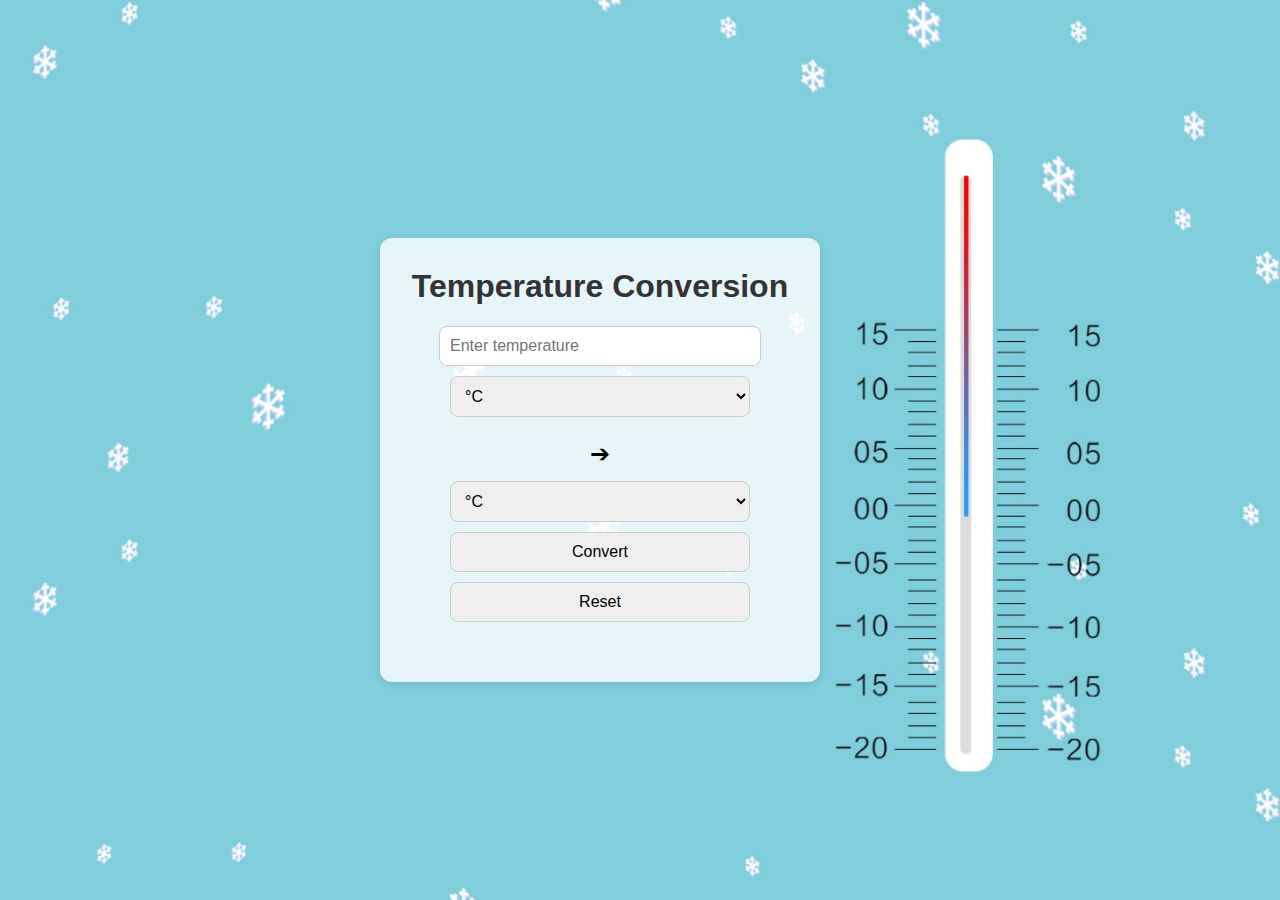
<file: task2/index.html>
<!DOCTYPE html>
<html lang="en">
<head>
  <meta charset="UTF-8">
  <meta name="viewport" content="width=device-width, initial-scale=1.0">
  <link rel="stylesheet" href="styles.css">
  <title>Temperature Conversion</title>
</head>
<body>
  <div class="container">
    <h1>Temperature Conversion</h1>
    <div class="converter">
      <input type="number" id="temperature" placeholder="Enter temperature" step="any">
      <select id="fromUnit">
        <option value="celsius">°C</option>
        <option value="fahrenheit">°F</option>
        <option value="kelvin">K</option>
      </select>
      <span class="arrow">➔</span>
      <select id="toUnit">
        <option value="celsius">°C</option>
        <option value="fahrenheit">°F</option>
        <option value="kelvin">K</option>
      </select>
      <button onclick="convertTemperature()">Convert</button>
      <button onclick="resetFields()">Reset</button>
      <div id="result" class="result"></div>
    </div>
  </div>
  <script src="script.js"></script>
</body>
</html>
</file>
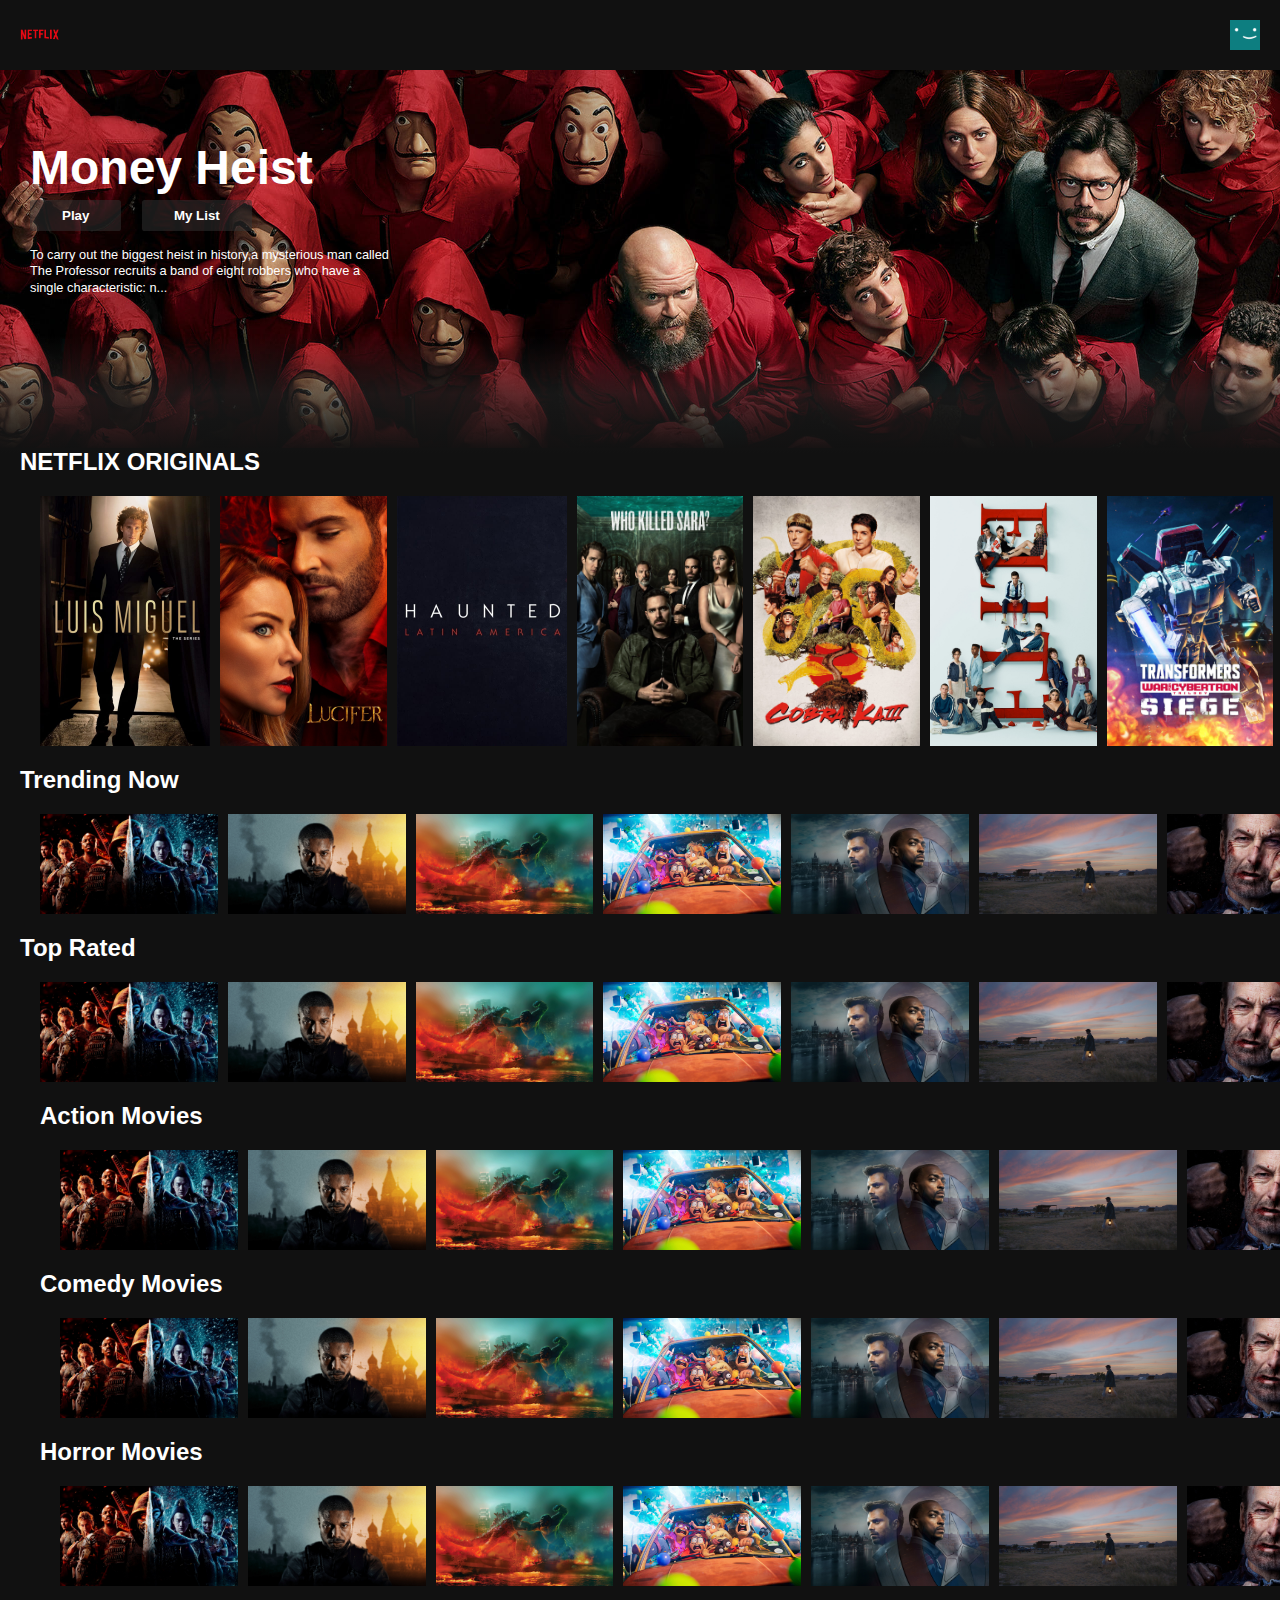
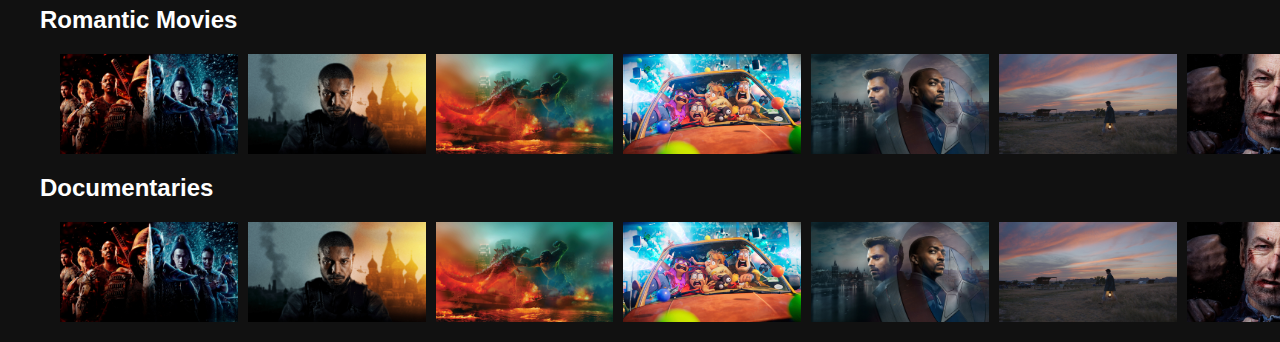
<file: task3/index.html>
<!DOCTYPE html>
<html lang="en">
<head>
  <meta charset="UTF-8">
  <meta name="viewport" content="width=device-width, initial-scale=1.0">
  <title>Netflix Clone</title>
  <link href="styles.css" rel="stylesheet">
</head>
<body>
  <div class="nav" id="nav" >
    <img src="./images/netflix-logo.png" alt="" class="nav_logo">
    <img src="./images/netflix-avatar.png" alt="" class="nav_avatar">
  </div>
  <div class="banner" style="background-image: url(./images/banner.jpg);">
    <div class="banner_content">
      <h1 class="banner_title">Money Heist</h1>
      <div class="banner_buttons">
        <button class="banner_button">Play</button>
        <button class="banner_button">My List</button>
      </div>
      <div class="banner_description">
        To carry out the biggest heist in history,a mysterious man called The Professor recruits a band of eight
        robbers who have a single characteristic: n...
      </div>
    </div>
    <div class="banner_bottom"></div>
  </div>
  <div class="row">
    <h2>NETFLIX ORIGINALS</h2>
    <div class="row__posters">
      <img src="images/large-movie1.jpg" alt="" class="row__poster row__posterLarge">
      <img src="images/large-movie2.jpg" alt="" class="row__poster row__posterLarge">
      <img src="images/large-movie3.jpg" alt="" class="row__poster row__posterLarge">
      <img src="images/large-movie4.jpg" alt="" class="row__poster row__posterLarge">
      <img src="images/large-movie5.jpg" alt="" class="row__poster row__posterLarge">
      <img src="images/large-movie6.jpg" alt="" class="row__poster row__posterLarge">
      <img src="images/large-movie7.jpg" alt="" class="row__poster row__posterLarge">
      <img src="images/large-movie8.jpg" alt="" class="row__poster row__posterLarge">
      <img src="images/large-movie1.jpg" alt="" class="row__poster row__posterLarge">
      <img src="images/large-movie2.jpg" alt="" class="row__poster row__posterLarge">
      <img src="images/large-movie3.jpg" alt="" class="row__poster row__posterLarge">
      <img src="images/large-movie4.jpg" alt="" class="row__poster row__posterLarge">
      <img src="images/large-movie5.jpg" alt="" class="row__poster row__posterLarge">
      <img src="images/large-movie6.jpg" alt="" class="row__poster row__posterLarge">
      <img src="images/large-movie7.jpg" alt="" class="row__poster row__posterLarge">
      <img src="images/large-movie8.jpg" alt="" class="row__poster row__posterLarge">
    </div>
  </div>

  <div class="row">
    <h2>Trending Now</h2>
    <div class="row__posters">
      <img src="images/small-movie1.jpg" alt="" class="row__poster ">
      <img src="images/small-movie2.jpg" alt="" class="row__poster ">
      <img src="images/small-movie3.jpg" alt="" class="row__poster ">
      <img src="images/small-movie4.jpg" alt="" class="row__poster ">
      <img src="images/small-movie5.jpg" alt="" class="row__poster ">
      <img src="images/small-movie6.jpg" alt="" class="row__poster ">
      <img src="images/small-movie7.jpg" alt="" class="row__poster ">
      <img src="images/small-movie8.jpg" alt="" class="row__poster ">
      <img src="images/small-movie1.jpg" alt="" class="row__poster ">
      <img src="images/small-movie2.jpg" alt="" class="row__poster ">
      <img src="images/small-movie3.jpg" alt="" class="row__poster ">
      <img src="images/small-movie4.jpg" alt="" class="row__poster ">
      <img src="images/small-movie5.jpg" alt="" class="row__poster ">
      <img src="images/small-movie6.jpg" alt="" class="row__poster ">
      <img src="images/small-movie7.jpg" alt="" class="row__poster ">
      <img src="images/small-movie8.jpg" alt="" class="row__poster ">
    </div>
  </div>

  <div class="row">
    <h2>Top Rated</h2>
    <div class="row__posters">
      <img src="images/small-movie1.jpg" alt="" class="row__poster ">
      <img src="images/small-movie2.jpg" alt="" class="row__poster ">
      <img src="images/small-movie3.jpg" alt="" class="row__poster ">
      <img src="images/small-movie4.jpg" alt="" class="row__poster ">
      <img src="images/small-movie5.jpg" alt="" class="row__poster ">
      <img src="images/small-movie6.jpg" alt="" class="row__poster ">
      <img src="images/small-movie7.jpg" alt="" class="row__poster ">
      <img src="images/small-movie8.jpg" alt="" class="row__poster ">
      <img src="images/small-movie1.jpg" alt="" class="row__poster ">
      <img src="images/small-movie2.jpg" alt="" class="row__poster ">
      <img src="images/small-movie3.jpg" alt="" class="row__poster ">
      <img src="images/small-movie4.jpg" alt="" class="row__poster ">
      <img src="images/small-movie5.jpg" alt="" class="row__poster ">
      <img src="images/small-movie6.jpg" alt="" class="row__poster ">
      <img src="images/small-movie7.jpg" alt="" class="row__poster ">
      <img src="images/small-movie8.jpg" alt="" class="row__poster ">
    </div>

    <div class="row">
      <h2>Action Movies</h2>
      <div class="row__posters">
        <img src="images/small-movie1.jpg" alt="" class="row__poster ">
        <img src="images/small-movie2.jpg" alt="" class="row__poster ">
        <img src="images/small-movie3.jpg" alt="" class="row__poster ">
        <img src="images/small-movie4.jpg" alt="" class="row__poster ">
        <img src="images/small-movie5.jpg" alt="" class="row__poster ">
        <img src="images/small-movie6.jpg" alt="" class="row__poster ">
        <img src="images/small-movie7.jpg" alt="" class="row__poster ">
        <img src="images/small-movie8.jpg" alt="" class="row__poster ">
        <img src="images/small-movie1.jpg" alt="" class="row__poster ">
        <img src="images/small-movie2.jpg" alt="" class="row__poster ">
        <img src="images/small-movie3.jpg" alt="" class="row__poster ">
        <img src="images/small-movie4.jpg" alt="" class="row__poster ">
        <img src="images/small-movie5.jpg" alt="" class="row__poster ">
        <img src="images/small-movie6.jpg" alt="" class="row__poster ">
        <img src="images/small-movie7.jpg" alt="" class="row__poster ">
        <img src="images/small-movie8.jpg" alt="" class="row__poster ">
      </div>
    </div>

      <div class="row">
        <h2>Comedy Movies</h2>
        <div class="row__posters">
          <img src="images/small-movie1.jpg" alt="" class="row__poster ">
          <img src="images/small-movie2.jpg" alt="" class="row__poster ">
          <img src="images/small-movie3.jpg" alt="" class="row__poster ">
          <img src="images/small-movie4.jpg" alt="" class="row__poster ">
          <img src="images/small-movie5.jpg" alt="" class="row__poster ">
          <img src="images/small-movie6.jpg" alt="" class="row__poster ">
          <img src="images/small-movie7.jpg" alt="" class="row__poster ">
          <img src="images/small-movie8.jpg" alt="" class="row__poster ">
          <img src="images/small-movie1.jpg" alt="" class="row__poster ">
          <img src="images/small-movie2.jpg" alt="" class="row__poster ">
          <img src="images/small-movie3.jpg" alt="" class="row__poster ">
          <img src="images/small-movie4.jpg" alt="" class="row__poster ">
          <img src="images/small-movie5.jpg" alt="" class="row__poster ">
          <img src="images/small-movie6.jpg" alt="" class="row__poster ">
          <img src="images/small-movie7.jpg" alt="" class="row__poster ">
          <img src="images/small-movie8.jpg" alt="" class="row__poster ">
        </div>
      </div>

      <div class="row">
        <h2>Horror Movies</h2>
        <div class="row__posters">
          <img src="images/small-movie1.jpg" alt="" class="row__poster ">
          <img src="images/small-movie2.jpg" alt="" class="row__poster ">
          <img src="images/small-movie3.jpg" alt="" class="row__poster ">
          <img src="images/small-movie4.jpg" alt="" class="row__poster ">
          <img src="images/small-movie5.jpg" alt="" class="row__poster ">
          <img src="images/small-movie6.jpg" alt="" class="row__poster ">
          <img src="images/small-movie7.jpg" alt="" class="row__poster ">
          <img src="images/small-movie8.jpg" alt="" class="row__poster ">
          <img src="images/small-movie1.jpg" alt="" class="row__poster ">
          <img src="images/small-movie2.jpg" alt="" class="row__poster ">
          <img src="images/small-movie3.jpg" alt="" class="row__poster ">
          <img src="images/small-movie4.jpg" alt="" class="row__poster ">
          <img src="images/small-movie5.jpg" alt="" class="row__poster ">
          <img src="images/small-movie6.jpg" alt="" class="row__poster ">
          <img src="images/small-movie7.jpg" alt="" class="row__poster ">
          <img src="images/small-movie8.jpg" alt="" class="row__poster ">
        </div>
      </div>

      <div class="row">
        <h2>Romantic Movies</h2>
        <div class="row__posters">
          <img src="images/small-movie1.jpg" alt="" class="row__poster ">
          <img src="images/small-movie2.jpg" alt="" class="row__poster ">
          <img src="images/small-movie3.jpg" alt="" class="row__poster ">
          <img src="images/small-movie4.jpg" alt="" class="row__poster ">
          <img src="images/small-movie5.jpg" alt="" class="row__poster ">
          <img src="images/small-movie6.jpg" alt="" class="row__poster ">
          <img src="images/small-movie7.jpg" alt="" class="row__poster ">
          <img src="images/small-movie8.jpg" alt="" class="row__poster ">
          <img src="images/small-movie1.jpg" alt="" class="row__poster ">
          <img src="images/small-movie2.jpg" alt="" class="row__poster ">
          <img src="images/small-movie3.jpg" alt="" class="row__poster ">
          <img src="images/small-movie4.jpg" alt="" class="row__poster ">
          <img src="images/small-movie5.jpg" alt="" class="row__poster ">
          <img src="images/small-movie6.jpg" alt="" class="row__poster ">
          <img src="images/small-movie7.jpg" alt="" class="row__poster ">
          <img src="images/small-movie8.jpg" alt="" class="row__poster ">
        </div>
      </div>

      <div class="row">
        <h2>Documentaries</h2>
        <div class="row__posters">
          <img src="images/small-movie1.jpg" alt="" class="row__poster ">
          <img src="images/small-movie2.jpg" alt="" class="row__poster ">
          <img src="images/small-movie3.jpg" alt="" class="row__poster ">
          <img src="images/small-movie4.jpg" alt="" class="row__poster ">
          <img src="images/small-movie5.jpg" alt="" class="row__poster ">
          <img src="images/small-movie6.jpg" alt="" class="row__poster ">
          <img src="images/small-movie7.jpg" alt="" class="row__poster ">
          <img src="images/small-movie8.jpg" alt="" class="row__poster ">
          <img src="images/small-movie1.jpg" alt="" class="row__poster ">
          <img src="images/small-movie2.jpg" alt="" class="row__poster ">
          <img src="images/small-movie3.jpg" alt="" class="row__poster ">
          <img src="images/small-movie4.jpg" alt="" class="row__poster ">
          <img src="images/small-movie5.jpg" alt="" class="row__poster ">
          <img src="images/small-movie6.jpg" alt="" class="row__poster ">
          <img src="images/small-movie7.jpg" alt="" class="row__poster ">
          <img src="images/small-movie8.jpg" alt="" class="row__poster ">
        </div>
      </div>
</body>
</html>
</file>
<file: task2/styles.css>
body {
    font-family: 'Arial', sans-serif;
    background:url(./images/temp.jpg) no-repeat center center fixed;
    background-size: cover;
    margin: 0;
    display: flex;
    justify-content: center;
    align-items: center;
    min-height: 100vh;
  }
  
  .container {
    background-color: rgba(255, 255, 255, 0.8);
    border-radius: 12px;
    box-shadow: 0px 2px 10px rgba(0, 0, 0, 0.1);
    padding: 30px;
    text-align: center;
    width: 380px;
    margin: 50px 80px 30px 0;
  }
  
  h1 {
    margin-top: 0;
    font-family: 'Helvetica', sans-serif;
    font-size: 32px;
    color: #333;
  }
  
  .converter {
    display: flex;
    flex-direction: column;
    align-items: center;
    margin-top: 20px;
  }
  
  .converter select,
  .converter input,
  .converter button,
  .arrow {
    font-family: 'Arial', sans-serif;
    font-size: 16px;
    padding: 8px;
    margin-bottom: 10px;
  }
  
  .converter select,
  .converter input,
  .converter button {
    border: 1px solid #ccc;
    border-radius: 8px;
    padding: 10px;
    width: 100%;
    max-width: 300px;
  }
  
  .arrow {
    font-size: 24px;
    margin: 5px;
  }
  
  .result {
    margin-top: 20px;
    font-size: 18px;
    font-weight: bold;
    color: #61a5c2;
    animation: fadeInUp 1s ease-in-out;
  }
  
  @keyframes fadeInUp {
    0% {
      opacity: 0;
      transform: translateY(20px);
    }
    100% {
      opacity: 1;
      transform: translateY(0);
    }
  }
</file>
<file: task3/styles.css>
/*global*/


*{
  margin: 0;
  box-sizing:border-box;
}

body{
  font-family: Arial, Helvetica, sans-serif;
  background-color: #111;
}


/*movie list*/


.row__poster{
  width:100%;
  object-fit: contain;
  max-height:100px;
  margin-right: 10px;
  transition: transform 450ms;
}

.row__posters{
  display:flex;
  overflow-y: hidden;
  overflow-x: scroll;
  padding:20px;
}

.row__poster:hover{
  transform:scale(1.08);
}

.row__posters::-webkit-scrollbar{
  display:none;
}

.row__posterLarge{
  max-height:250px;
}

.row__posterLarge:hover{
  transform:scale(1.09);
}

.row{
  color:white;
  margin-left:20px;
}


/*banner style*/


.banner{
  background-size: cover;
  background-position: center center;
  color:white;
  object-fit: contain;
  height:448px;
}

.banner_content{
  margin-left: 30px;
  padding-top: 140px;
  height: 190px;
}

.banner_title{
  font-size: 3rem;
  font-weight: 800;
  padding-bottom:0.3rem ;
}

.banner_description{
  width:45rem;
  line-height:1.3 ;
  padding-top: 1rem;
  font-size: 0.8rem;
  max-width: 360px;
  height:180px
}

.banner_button{
  cursor:pointer;
  color:#fff;
  outline:none;
  border:none;
  font-weight: 700;
  border-radius: 0.2vw;
  padding-left: 2rem;
  padding-right:2rem;
  margin-right:1rem;
  padding-top:0.5rem;
  padding-bottom:0.5rem;
  background-color: rgba(51,51,51,0.5);
}

.banner_button:hover{
  color:#000;
  background-color: #e6e6e6;
  transition:all 0.2s
  
}

.banner_bottom{
  margin-top: 145px;
  height: 7.4rem;
  background-image: linear-gradient(180deg,transparent,rgba(37,37,37,0.61),#111);
}

.nav_logo{
  width:40px;
  object-fit: contain;
}

.nav_avatar{
  width:30px;
  object-fit: contain;
}

.nav{
  position:fixed;
  top:0;
  width:100%;
  display:flex;
  justify-content: space-between;
  padding:20px;
  z-index: 1;
  transition-timing-function: ease-in;
  transition: all 0.5s;
}
#nav{
  background-color: #111;
}
</file>
